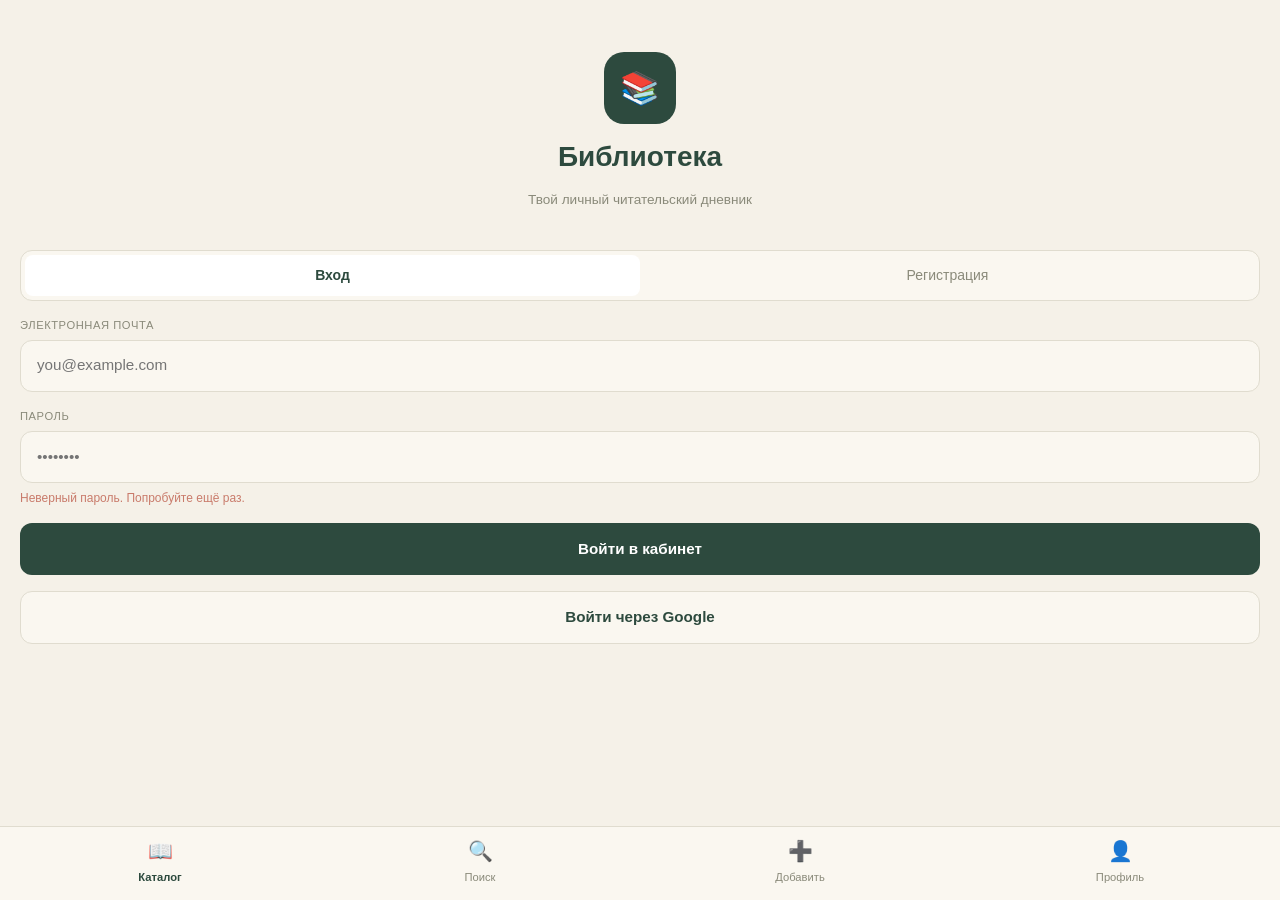
<file: index.html>
<!DOCTYPE html>
<html lang="ru">
<head>
  <meta charset="UTF-8">
  <meta name="viewport" content="width=device-width, initial-scale=1.0, maximum-scale=1.0, user-scalable=no">
  <title>Библиотека — Вход</title>
  <link rel="stylesheet" href="css/reset.css">
  <link rel="stylesheet" href="css/style.css">
</head>
<body>
  <div class="app">

    <main class="app-main">

      <section class="hero">
        <div class="hero__icon">📚</div>
        <h1 class="hero__title">Библиотека</h1>
        <p class="hero__subtitle">Твой личный читательский дневник</p>
      </section>

      <nav class="tabs">
        <div class="tabs__item active">Вход</div>
        <div class="tabs__item">Регистрация</div>
      </nav>

      <form class="app-main" style="padding: 0;">
        <div class="field">
          <label for="email">Электронная почта</label>
          <input id="email" type="email" placeholder="you@example.com">
        </div>

        <div class="field">
          <label for="password">Пароль</label>
          <input id="password" type="password" placeholder="••••••••">
          <span class="error">Неверный пароль. Попробуйте ещё раз.</span>
        </div>

        <button class="btn btn--primary" type="submit">Войти в кабинет</button>
        <button class="btn btn--outline" type="button">Войти через Google</button>
      </form>

    </main>

    <footer class="app-nav">
      <a class="app-nav__item active" href="catalog.html"><span class="icon">📖</span>Каталог</a>
      <a class="app-nav__item"><span class="icon">🔍</span>Поиск</a>
      <a class="app-nav__item"><span class="icon">➕</span>Добавить</a>
      <a class="app-nav__item" href="index.html"><span class="icon">👤</span>Профиль</a>
    </footer>

  </div>

  <script src="js/main.js"></script>
</body>
</html>
</file>
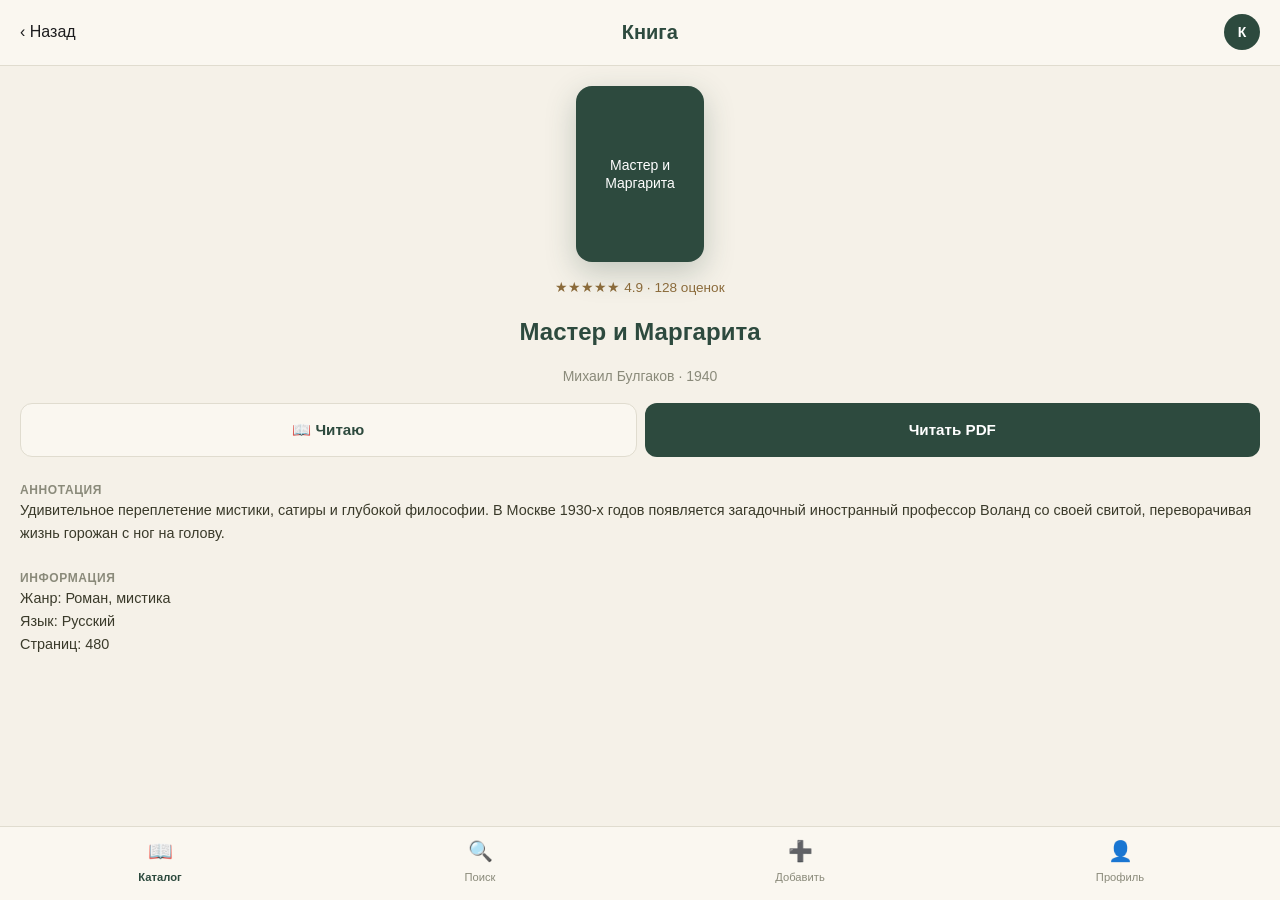
<file: book.html>
<!DOCTYPE html>
<html lang="ru">
<head>
  <meta charset="UTF-8">
  <meta name="viewport" content="width=device-width, initial-scale=1.0, maximum-scale=1.0, user-scalable=no">
  <title>Библиотека — Мастер и Маргарита</title>
  <link rel="stylesheet" href="css/reset.css">
  <link rel="stylesheet" href="css/style.css">
</head>
<body>
  <div class="app">

    <header class="app-header">
      <a href="catalog.html" aria-label="Назад">‹ Назад</a>
      <h1>Книга</h1>
       <a href="index.html"><div class="avatar">К</div></a>
    </header>

    <main class="app-main">

      <section class="book-page__cover">Мастер и Маргарита</section>

      <p class="book-page__rating">★★★★★ 4.9 · 128 оценок</p>

      <h2 class="book-page__title">Мастер и Маргарита</h2>
      <p class="book-page__author">Михаил Булгаков · 1940</p>

      <section class="book-page__actions">
        <button class="btn btn--outline">📖 Читаю</button>
        <button class="btn btn--primary">Читать PDF</button>
      </section>

      <section>
        <h3 class="section-title">Аннотация</h3>
        <p class="section-text">
          Удивительное переплетение мистики, сатиры и глубокой философии.
          В Москве 1930-х годов появляется загадочный иностранный профессор
          Воланд со своей свитой, переворачивая жизнь горожан с ног на голову.
        </p>
      </section>

      <section>
        <h3 class="section-title">Информация</h3>
        <p class="section-text">
          Жанр: Роман, мистика<br>
          Язык: Русский<br>
          Страниц: 480
        </p>
      </section>

    </main>

    <nav class="app-nav">
      <a class="app-nav__item active" href="catalog.html"><span class="icon">📖</span>Каталог</a>
      <a class="app-nav__item"><span class="icon">🔍</span>Поиск</a>
      <a class="app-nav__item"><span class="icon">➕</span>Добавить</a>
      <a class="app-nav__item" href="index.html"><span class="icon">👤</span>Профиль</a>
    </nav>

  </div>

  <script src="js/main.js"></script>
</body>
</html>
</file>
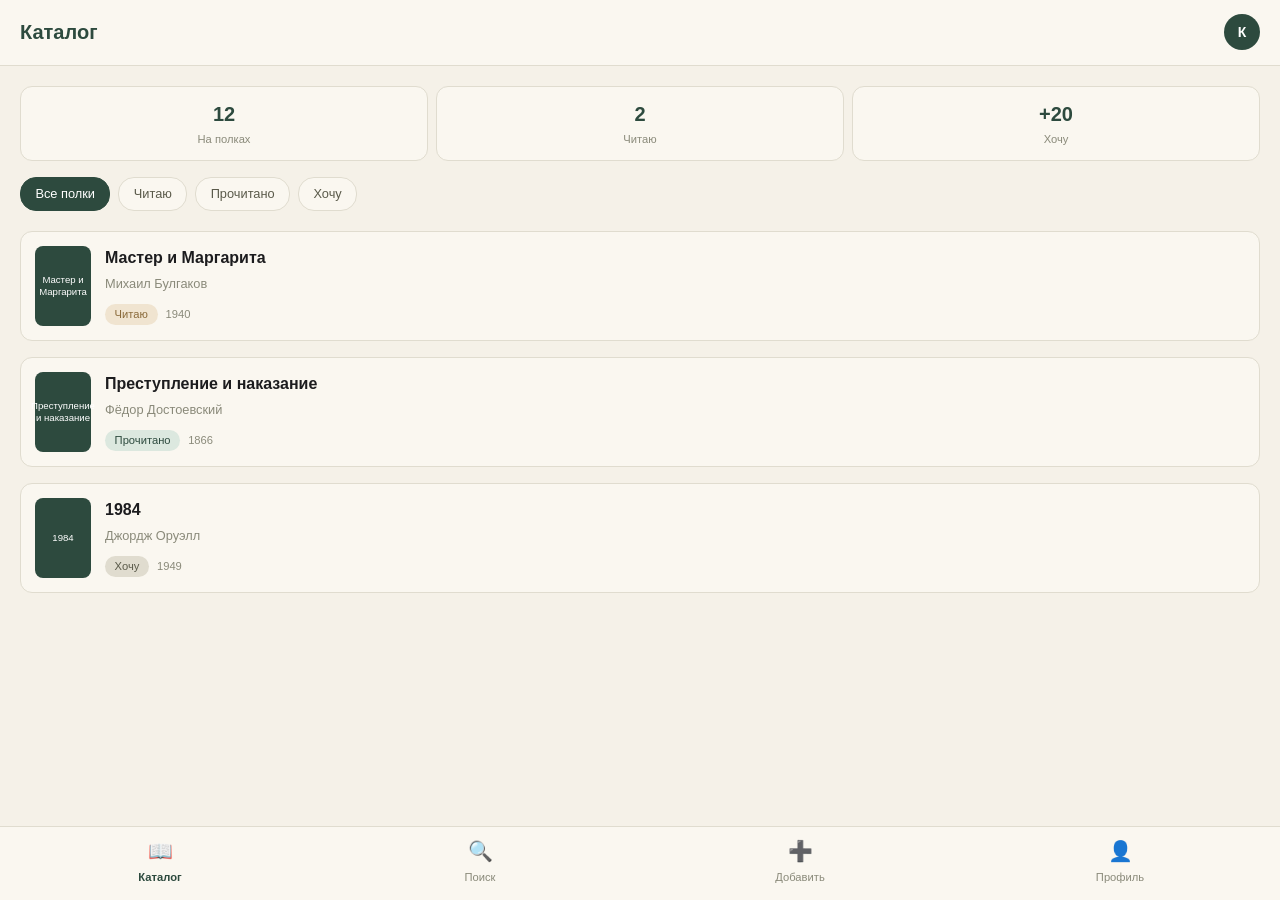
<file: catalog.html>
<!DOCTYPE html>
<html lang="ru">
<head>
  <meta charset="UTF-8">
  <meta name="viewport" content="width=device-width, initial-scale=1.0, maximum-scale=1.0, user-scalable=no">
  <title>Библиотека — Каталог</title>
  <link rel="stylesheet" href="css/reset.css">
  <link rel="stylesheet" href="css/style.css">
</head>
<body>
  <div class="app">

    <header class="app-header">
      <h1>Каталог</h1>
      <a href="index.html"><div class="avatar">К</div></a>
    </header>

    <main class="app-main">

      <section class="stats">
        <div class="stats__item">
          <div class="stats__num">12</div>
          <div class="stats__label">На полках</div>
        </div>
        <div class="stats__item">
          <div class="stats__num">2</div>
          <div class="stats__label">Читаю</div>
        </div>
        <div class="stats__item">
          <div class="stats__num">+20</div>
          <div class="stats__label">Хочу</div>
        </div>
      </section>

      <nav class="chips">
        <div class="chip active">Все полки</div>
        <div class="chip">Читаю</div>
        <div class="chip">Прочитано</div>
        <div class="chip">Хочу</div>
      </nav>

      <section class="books-grid">

        <a href="book.html"><article class="book">
          <div class="book__cover">Мастер и Маргарита</div>
          <div class="book__body">
            <h2 class="book__title">Мастер и Маргарита</h2>
            <p class="book__author">Михаил Булгаков</p>
            <div class="book__meta">
              <span class="badge badge--reading">Читаю</span>
              <span>1940</span>
            </div>
          </div>
        </article>
      </a>

         <a href="book.html"><article class="book">
          <div class="book__cover">Преступление и наказание</div>
          <div class="book__body">
            <h2 class="book__title">Преступление и наказание</h2>
            <p class="book__author">Фёдор Достоевский</p>
            <div class="book__meta">
              <span class="badge badge--read">Прочитано</span>
              <span>1866</span>
            </div>
          </div>
        </article></a>

         <a href="book.html"><article class="book">
          <div class="book__cover">1984</div>
          <div class="book__body">
            <h2 class="book__title">1984</h2>
            <p class="book__author">Джордж Оруэлл</p>
            <div class="book__meta">
              <span class="badge badge--want">Хочу</span>
              <span>1949</span>
            </div>
          </div>
        </article></a>

      </section>

    </main>

    <nav class="app-nav">
      <a class="app-nav__item active" href="catalog.html"><span class="icon">📖</span>Каталог</a>
      <a class="app-nav__item"><span class="icon">🔍</span>Поиск</a>
      <a class="app-nav__item"><span class="icon">➕</span>Добавить</a>
      <a class="app-nav__item" href="index.html"><span class="icon">👤</span>Профиль</a>
    </nav>

  </div>

  <script src="js/main.js"></script>
</body>
</html>
</file>
<file: css/style.css>
.app,body{min-height:100vh;background:var(--bg)}.app-header,.app-nav{position:sticky;z-index:10}.app,.btn{width:100%}.book-page__cover,.book-page__rating,.book-page__title,.book__cover,.hero,.stats__item,.tabs__item{text-align:center}.field label,.section-title{text-transform:uppercase;letter-spacing:.05em}:root{--bg:#F5F1E8;--card:#FAF7F0;--border:#E0DCCF;--accent:#2D4A3E;--text:#1c1c1e;--muted:#8a8a7a;--radius:0.75rem;--gap:1rem;--pad:1.25rem}body{color:var(--text);font-size:1rem;display:flex;flex-direction:column}.app,.app-nav__item{flex-direction:column;display:flex}.app-header,.app-nav{background:var(--card)}.app-header{display:flex;align-items:center;justify-content:space-between;padding:.9rem var(--pad);border-bottom:1px solid var(--border);top:0}.app-header h1{font-size:1.25rem;font-weight:600;color:var(--accent)}.app-nav__item,.field label{font-size:.7rem;color:var(--muted)}.app-header .avatar{width:2.25rem;height:2.25rem;border-radius:50%;background:var(--accent);color:#fff;display:flex;align-items:center;justify-content:center;font-size:.875rem;font-weight:600}.app-main{flex:1;padding:var(--pad);display:flex;flex-direction:column;gap:var(--gap)}.app-nav{display:flex;justify-content:space-around;align-items:center;padding:.6rem 0 .9rem;border-top:1px solid var(--border);bottom:0}.chip.active,.field input:focus,.field select:focus,.field textarea:focus{border-color:var(--accent)}.app-nav__item{align-items:center;gap:.15rem;flex:1}.app-nav__item .icon{font-size:1.25rem}.app-nav__item.active{color:var(--accent);font-weight:600}.field{display:flex;flex-direction:column;gap:.4rem}.field input,.field select,.field textarea{width:100%;padding:.85rem 1rem;background:var(--card);border:1px solid var(--border);border-radius:var(--radius);font-size:.95rem}.field .error{font-size:.75rem;color:#c97b6b}.btn{display:flex;align-items:center;justify-content:center;padding:.9rem 1rem;border-radius:var(--radius);font-size:.95rem;font-weight:600;cursor:pointer}.btn--primary{background:var(--accent);color:#fff}.btn--outline{background:var(--card);color:var(--accent);border:1px solid var(--border)}.hero{display:flex;flex-direction:column;align-items:center;gap:.75rem;padding:2rem 0 1.5rem}.hero__title{font-size:1.75rem;font-weight:600;color:var(--accent)}.hero__subtitle{font-size:.85rem;color:var(--muted)}.hero__icon{width:4.5rem;height:4.5rem;border-radius:1.25rem;background:var(--accent);color:#fff;display:flex;align-items:center;justify-content:center;font-size:2rem}.book,.tabs{background:var(--card);display:flex}.tabs{border:1px solid var(--border);border-radius:var(--radius);padding:.25rem}.tabs__item{flex:1;padding:.6rem 0;font-size:.875rem;color:var(--muted);border-radius:calc(var(--radius) - .25rem)}.tabs__item.active{background:#fff;color:var(--accent);font-weight:600}.book{gap:.875rem;padding:.875rem;border:1px solid var(--border);border-radius:var(--radius)}.book__cover,.chip.active{background:var(--accent);color:#fff}.book__cover{flex-shrink:0;width:3.5rem;height:5rem;border-radius:.5rem;display:flex;align-items:center;justify-content:center;font-size:.6rem;padding:.35rem;line-height:1.2}.book__body{flex:1;display:flex;flex-direction:column;gap:.25rem}.book__title{font-size:1rem;font-weight:600}.book__author{font-size:.8rem;color:var(--muted)}.book__meta{font-size:.7rem;color:var(--muted);display:flex;gap:.5rem;align-items:center;margin-top:.4rem}.badge{display:inline-block;padding:.15rem .6rem;border-radius:.75rem;font-size:.7rem}.badge--reading{background:#f0e4d0;color:#8a6a3a}.badge--read{background:#dce8df;color:var(--accent)}.badge--want{background:var(--border);color:#5a5a4a}.chip,.stats__item{background:var(--card)}.books-grid{display:flex;flex-direction:column;gap:var(--gap)}.book-page__actions,.chips,.stats{gap:.5rem;display:flex}.chips{overflow-x:auto;padding-bottom:.25rem;scrollbar-width:none}.chips::-webkit-scrollbar{display:none}.chip{flex-shrink:0;padding:.4rem .9rem;border-radius:1rem;border:1px solid var(--border);font-size:.8rem;color:#5a5a4a;white-space:nowrap}.stats__item{flex:1;border:1px solid var(--border);border-radius:var(--radius);padding:.75rem}.stats__num{font-size:1.25rem;font-weight:700;color:var(--accent)}.stats__label{font-size:.7rem;color:var(--muted);margin-top:.15rem}.book-page__cover{width:8rem;height:11rem;margin:0 auto;border-radius:1rem;background:var(--accent);color:#fff;display:flex;align-items:center;justify-content:center;padding:1rem;font-size:.875rem;line-height:1.3;box-shadow:0 10px 30px rgba(45,74,62,.25)}.book-page__title{font-size:1.5rem;font-weight:600;color:var(--accent)}.book-page__author{font-size:.875rem;color:var(--muted);text-align:center}.book-page__rating{font-size:.85rem;color:#8a6a3a}.section-title{font-size:.75rem;color:var(--muted);margin-top:.5rem}.section-text{font-size:.9rem;line-height:1.6;color:#3a3a2a}
</file>
